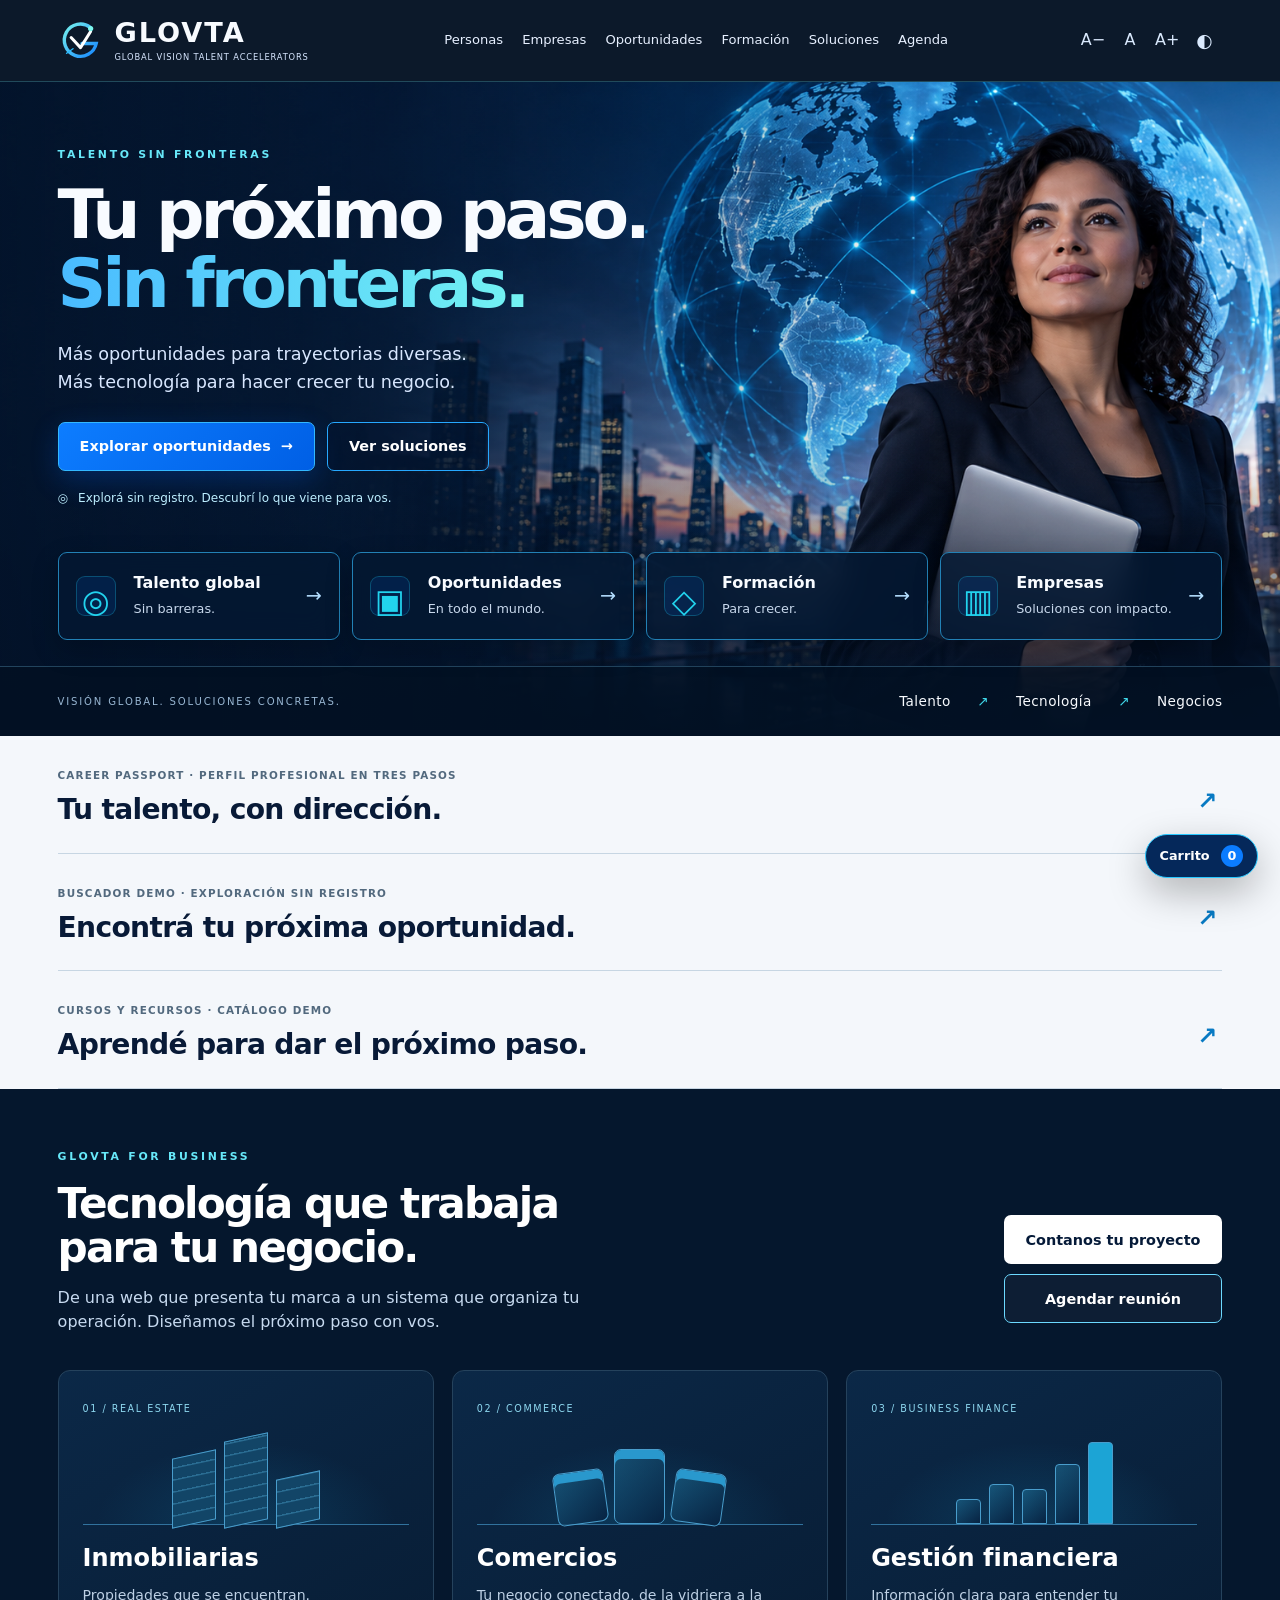
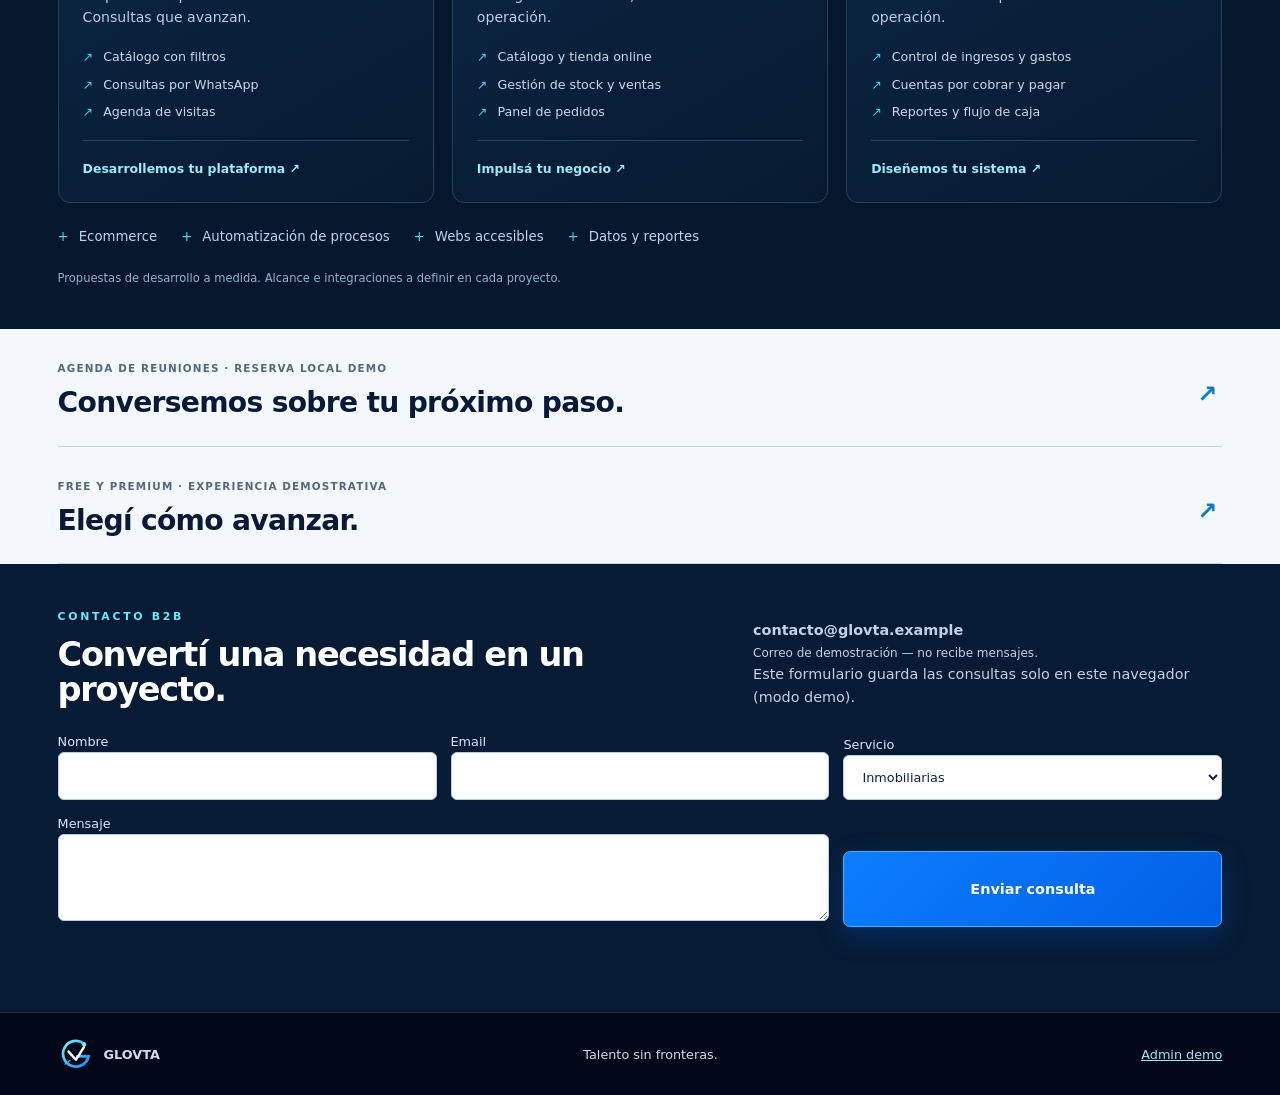
<file: index.html>
<!doctype html>
<html lang="es">
<head>
  <meta charset="utf-8">
  <meta name="viewport" content="width=device-width,initial-scale=1">
  <meta name="theme-color" content="#031229">
  <meta name="description" content="GLOVTA — Global Vision Talent Accelerators. Hub inclusivo de empleabilidad, formación y soluciones tecnológicas.">
  <title>GLOVTA — Global Vision Talent Accelerators</title>
  <link rel="manifest" href="manifest.webmanifest">
  <link rel="icon" href="assets/favicon.svg" type="image/svg+xml">
  <link rel="stylesheet" href="styles.css">
</head>
<body>
  <a class="skip-link" href="#main">Saltar al contenido principal</a>

  <header class="site-header">
    <a class="brand" href="#inicio" aria-label="GLOVTA, inicio">
      <img src="assets/logo.svg" alt="" width="52" height="52">
      <span class="brand-copy">
        <strong>GLOVTA</strong>
        <small>Global Vision Talent Accelerators</small>
      </span>
    </a>

    <button class="mobile-menu" id="mobileMenu" aria-expanded="false" aria-controls="mainNav">Menú</button>

    <nav class="main-nav" id="mainNav" aria-label="Navegación principal">
      <a href="#personas">Personas</a>
      <a href="#empresas">Empresas</a>
      <a href="#oportunidades">Oportunidades</a>
      <a href="#formacion">Formación</a>
      <a href="#soluciones">Soluciones</a>
      <a href="#agenda">Agenda</a>
    </nav>

    <div class="header-tools" aria-label="Herramientas de accesibilidad">
      <button type="button" class="tool-btn" id="fontDown" aria-label="Reducir tamaño de texto">A−</button>
      <button type="button" class="tool-btn" id="fontReset" aria-label="Restablecer tamaño de texto">A</button>
      <button type="button" class="tool-btn" id="fontUp" aria-label="Aumentar tamaño de texto">A+</button>
      <button type="button" class="tool-btn contrast-btn" id="contrastToggle" aria-pressed="false">◐ <span class="sr-only">Alternar alto contraste</span></button>
      <a class="header-cta" href="#oportunidades">Explorar oportunidades <span aria-hidden="true">→</span></a>
    </div>
  </header>

  <main id="main">
    <section class="hero" id="inicio">
      <div class="hero-inner">
        <div class="hero-copy">
          <p class="eyebrow">TALENTO SIN FRONTERAS</p>
          <h1>Tu próximo paso.<br><span>Sin fronteras.</span></h1>
          <p class="hero-lead">Más oportunidades para trayectorias diversas. Más tecnología para hacer crecer tu negocio.</p>

          <div class="hero-actions">
            <a class="btn btn-primary" href="#oportunidades">Explorar oportunidades <span aria-hidden="true">→</span></a>
            <a class="btn btn-outline" href="#soluciones">Ver soluciones</a>
          </div>

          <p class="no-register"><span aria-hidden="true">◎</span> Explorá sin registro. Descubrí lo que viene para vos.</p>

          </div>

      </div>

      <div class="pillar-row">
        <a href="#personas" class="pillar"><span class="pillar-icon">◎</span><div><b>Talento global</b><small>Sin barreras.</small></div><i>→</i></a>
        <a href="#oportunidades" class="pillar"><span class="pillar-icon">▣</span><div><b>Oportunidades</b><small>En todo el mundo.</small></div><i>→</i></a>
        <a href="#formacion" class="pillar"><span class="pillar-icon">◇</span><div><b>Formación</b><small>Para crecer.</small></div><i>→</i></a>
        <a href="#empresas" class="pillar"><span class="pillar-icon">▥</span><div><b>Empresas</b><small>Soluciones con impacto.</small></div><i>→</i></a>
      </div>

      <div class="brand-principles"><span>VISIÓN GLOBAL. SOLUCIONES CONCRETAS.</span><p>Talento <i>↗</i> Tecnología <i>↗</i> Negocios</p></div>
    </section>

    <section class="section section-light" id="personas"><details class="section-disclosure"><summary><span>Career Passport · Perfil profesional en tres pasos</span><h2>Tu talento, con dirección.</h2><b aria-hidden="true">↗</b></summary><div class="disclosure-content">
      <div class="section-head">
        <div>
          <p class="eyebrow dark">PARA PERSONAS</p>
          <h2>Tu perfil. Tus brechas. Tu próximo paso.</h2>
        </div>
        <p>GLOVTA organiza la experiencia en un recorrido corto y comprensible, sin obligarte a recorrer múltiples herramientas para entender dónde estás y qué conviene mejorar.</p>
      </div>

      <div class="journey">
        <button class="journey-card is-active" type="button" data-open="passportDialog">
          <span>01</span><b>Career Passport</b><small>Perfil profesional en 3 pasos</small>
        </button>
        <article class="journey-card"><span>02</span><b>Career Score</b><small>Fortalezas y áreas de mejora</small></article>
        <article class="journey-card"><span>03</span><b>Matching</b><small>Coincidencias explicadas</small></article>
        <article class="journey-card"><span>04</span><b>Learning Path</b><small>Ruta de aprendizaje</small></article>
      </div>

      <div class="score-panel">
        <div class="score-ring" aria-label="Career Score de ejemplo 78 sobre 100"><strong>78</strong><span>/100</span></div>
        <div>
          <p class="mini-label">EJEMPLO DE RESULTADO</p>
          <h3>Tenés una base sólida para roles de análisis.</h3>
          <p>El sistema explica por qué recomienda una oportunidad y qué habilidad conviene desarrollar antes de postular.</p>
          <div class="skill-tags"><span>Excel</span><span>UAT</span><span>SQL</span><span>Inglés</span></div>
        </div>
      </div>
    </div></details></section>

    <section class="section section-dark" id="oportunidades"><details class="section-disclosure"><summary><span>Buscador demo · Exploración sin registro</span><h2>Encontrá tu próxima oportunidad.</h2><b aria-hidden="true">↗</b></summary><div class="disclosure-content">
      <div class="section-head dark-head">
        <div><p class="eyebrow">OPORTUNIDADES</p><h2>Buscá una vez. Elegí dónde continuar.</h2></div>
        <p>Las fuentes externas se muestran con transparencia. Cuando una API no está disponible, GLOVTA redirige al portal oficial en lugar de simular una integración.</p>
      </div>

      <form class="job-search" id="jobSearchForm">
        <label for="jobQuery">Puesto, habilidad o palabra clave</label>
        <div class="job-search-row">
          <input id="jobQuery" name="q" placeholder="Ej. Business Analyst" autocomplete="off">
          <button class="btn btn-primary" type="submit">Buscar</button>
        </div>
        <p id="searchStatus" class="status" aria-live="polite">Modo demo activo.</p>
      </form>

      <div class="opportunity-grid" id="opportunityGrid"></div>

      <div class="external-source-row" aria-label="Portales externos">
        <a href="https://www.linkedin.com/jobs/" target="_blank" rel="noopener">LinkedIn ↗</a>
        <a href="https://www.zonajobs.com.ar/" target="_blank" rel="noopener">ZonaJobs ↗</a>
        <a href="https://www.bumeran.com.ar/" target="_blank" rel="noopener">Bumeran ↗</a>
        <a href="https://ar.computrabajo.com/" target="_blank" rel="noopener">Computrabajo ↗</a>
        <a href="https://ar.indeed.com/" target="_blank" rel="noopener">Indeed ↗</a>
        <a href="https://www.workana.com/" target="_blank" rel="noopener">Workana ↗</a>
        <a href="https://www.freelancer.com/" target="_blank" rel="noopener">Freelancer ↗</a>
        <a href="https://remotive.com/remote-jobs" target="_blank" rel="noopener">Remotive ↗</a>
      </div>
    </div></details></section>

    <section class="section section-light" id="formacion"><details class="section-disclosure"><summary><span>Cursos y recursos · Catálogo demo</span><h2>Aprendé para dar el próximo paso.</h2><b aria-hidden="true">↗</b></summary><div class="disclosure-content">
      <div class="section-head">
        <div><p class="eyebrow dark">FORMACIÓN</p><h2>Aprendizaje conectado con una necesidad concreta.</h2></div>
        <p>Los productos propios de GLOVTA se distinguen de los recursos externos. No presentamos a Google o Coursera como socios ni revendemos sus cursos.</p>
      </div>

      <div class="course-layout">
        <div class="course-grid" id="courseGrid"></div>
        <aside class="learning-aside">
          <p class="mini-label">RECURSOS EXTERNOS</p>
          <h3>Explorá también otras plataformas.</h3>
          <a href="https://grow.google/intl/es/google-career-certificates/" target="_blank" rel="noopener">Google Career Certificates ↗</a>
          <a href="https://www.coursera.org/" target="_blank" rel="noopener">Coursera ↗</a>
          <p class="legal-note">Enlaces externos de referencia. No implican asociación comercial con GLOVTA.</p>
        </aside>
      </div>
    </div></details></section>

    <section class="section section-business" id="empresas">
      <div class="business-copy">
        <p class="eyebrow">GLOVTA FOR BUSINESS</p>
        <h2>Tecnología que trabaja<br>para tu negocio.</h2>
        <p>De una web que presenta tu marca a un sistema que organiza tu operación. Diseñamos el próximo paso con vos.</p>
        <div class="hero-actions business-actions"><a href="#contacto" class="btn btn-light">Contanos tu proyecto</a><a href="#agenda" class="btn btn-outline">Agendar reunión</a></div>
      </div>

      <div class="business-cards" id="soluciones">
        <a class="industry-card" href="#contacto" data-service="Inmobiliarias"><span class="industry-number">01 / REAL ESTATE</span><div class="industry-art property-art" aria-hidden="true"><i></i><i></i><i></i></div><h3>Inmobiliarias</h3><p>Propiedades que se encuentran. Consultas que avanzan.</p><ul><li>Catálogo con filtros</li><li>Consultas por WhatsApp</li><li>Agenda de visitas</li></ul><b>Desarrollemos tu plataforma ↗</b></a>
        <a class="industry-card" href="#contacto" data-service="Comercios"><span class="industry-number">02 / COMMERCE</span><div class="industry-art commerce-art" aria-hidden="true"><i></i><i></i><i></i></div><h3>Comercios</h3><p>Tu negocio conectado, de la vidriera a la operación.</p><ul><li>Catálogo y tienda online</li><li>Gestión de stock y ventas</li><li>Panel de pedidos</li></ul><b>Impulsá tu negocio ↗</b></a>
        <a class="industry-card" href="#contacto" data-service="Gestión financiera"><span class="industry-number">03 / BUSINESS FINANCE</span><div class="industry-art finance-art" aria-hidden="true"><i></i><i></i><i></i><i></i><i></i></div><h3>Gestión financiera</h3><p>Información clara para entender tu operación.</p><ul><li>Control de ingresos y gastos</li><li>Cuentas por cobrar y pagar</li><li>Reportes y flujo de caja</li></ul><b>Diseñemos tu sistema ↗</b></a>
      </div>
      <div class="capabilities" aria-label="Otras soluciones"><span>Ecommerce</span><span>Automatización de procesos</span><span>Webs accesibles</span><span>Datos y reportes</span></div><p class="offer-note">Propuestas de desarrollo a medida. Alcance e integraciones a definir en cada proyecto.</p>
    </section>


    <section class="section section-agenda" id="agenda"><details class="section-disclosure"><summary><span>Agenda de reuniones · Reserva local demo</span><h2>Conversemos sobre tu próximo paso.</h2><b aria-hidden="true">↗</b></summary><div class="disclosure-content">
      <div class="section-head">
        <div>
          <p class="eyebrow dark">AGENDA GLOVTA</p>
          <h2>Convertí una consulta en una reunión.</h2>
        </div>
        <p>Personas y empresas pueden reservar una sesión. En este ZIP la reserva funciona en modo demo local; la integración real con Google Calendar y Google Meet queda preparada para el backend.</p>
      </div>

      <div class="agenda-layout">
        <div class="calendar-panel">
          <div class="calendar-toolbar">
            <button class="tool-btn agenda-tool" id="prevMonth" type="button" aria-label="Mes anterior">←</button>
            <h3 id="calendarTitle">Calendario</h3>
            <button class="tool-btn agenda-tool" id="nextMonth" type="button" aria-label="Mes siguiente">→</button>
          </div>
          <div class="calendar-weekdays" aria-hidden="true">
            <span>Lun</span><span>Mar</span><span>Mié</span><span>Jue</span><span>Vie</span><span>Sáb</span><span>Dom</span>
          </div>
          <div id="calendarGrid" class="calendar-grid" role="grid" aria-label="Calendario de reservas"></div>
          <p class="calendar-help">Elegí una fecha futura y luego un horario disponible.</p>
        </div>

        <form class="appointment-form" id="appointmentForm">
          <p class="mini-label">RESERVAR SESIÓN</p>
          <h3>Agendá una reunión con GLOVTA</h3>

          <label>Tipo de reunión
            <select name="type" required>
              <option value="Consulta B2B">Consulta B2B</option>
              <option value="Orientación laboral">Orientación laboral</option>
              <option value="Revisión de CV">Revisión de CV</option>
              <option value="Preparación de entrevista">Preparación de entrevista</option>
            </select>
          </label>

          <label>Fecha seleccionada
            <input id="appointmentDate" name="date" readonly required placeholder="Elegí una fecha en el calendario">
          </label>

          <label>Horario
            <select id="appointmentTime" name="time" required>
              <option value="">Elegí un horario</option>
              <option>10:00</option>
              <option>11:30</option>
              <option>15:00</option>
              <option>16:30</option>
              <option>18:00</option>
            </select>
          </label>

          <label>Nombre
            <input name="name" required>
          </label>

          <label>Email
            <input type="email" name="email" required>
          </label>

          <label>Modalidad
            <select name="mode">
              <option value="Google Meet">Google Meet</option>
              <option value="A coordinar">A coordinar</option>
            </select>
          </label>

          <button class="btn btn-primary" type="submit">Reservar reunión</button>
          <p id="appointmentStatus" class="status dark-status" aria-live="polite"></p>
          <p class="legal-note">Demo local: la reserva se guarda en este navegador. El enlace de Google Meet no se inventa; en producción se crea mediante Google Calendar desde el backend autorizado.</p>
        </form>
      </div>
    </div></details></section>

    <section class="section section-light" id="planes"><details class="section-disclosure"><summary><span>Free y Premium · Experiencia demostrativa</span><h2>Elegí cómo avanzar.</h2><b aria-hidden="true">↗</b></summary><div class="disclosure-content">
      <div class="section-head">
        <div><p class="eyebrow dark">FREE + PREMIUM</p><h2>Gratis para explorar. Premium cuando aporta valor real.</h2></div>
        <p>El acceso a oportunidades no queda bloqueado detrás de una suscripción. Premium suma herramientas de personalización y acompañamiento.</p>
      </div>
      <div class="plans">
        <article class="plan-card">
          <p class="mini-label">GLOVTA FREE</p>
          <h3>$0</h3>
          <ul><li>Explorar oportunidades</li><li>Career Passport básico</li><li>Career Score</li><li>Recursos iniciales</li></ul>
          <a class="btn btn-outline-dark" href="#oportunidades">Empezar</a>
        </article>
        <article class="plan-card premium">
          <p class="mini-label">GLOVTA PREMIUM</p>
          <h3>Precio a validar</h3>
          <ul><li>Glovta AI con límites de uso</li><li>Matching avanzado</li><li>Preparación de entrevistas</li><li>Learning Path personalizado</li></ul>
          <button class="btn btn-primary" id="premiumDemo" type="button">Ver experiencia Premium</button>
        </article>
      </div>
    </div></details></section>

    <section class="section section-dark compact" id="contacto">
      <div class="section-head dark-head">
        <div><p class="eyebrow">CONTACTO B2B</p><h2>Convertí una necesidad en un proyecto.</h2></div>
        <p><strong>contacto@glovta.example</strong><br><small>Correo de demostración — no recibe mensajes.</small><br>Este formulario guarda las consultas solo en este navegador (modo demo).</p>
      </div>
      <form class="contact-form" id="contactForm">
        <label>Nombre<input name="name" required></label>
        <label>Email<input name="email" type="email" required></label>
        <label>Servicio<select name="service"><option>Inmobiliarias</option><option>Comercios</option><option>Gestión financiera</option><option>Web & Ecommerce</option><option>Ecommerce</option><option>Automatización de procesos</option><option>Software</option><option>Automatización & IA</option><option>Datos & Cloud</option><option>Accesibilidad</option></select></label>
        <label class="wide">Mensaje<textarea name="message" rows="3" required></textarea></label>
        <button class="btn btn-primary" type="submit">Enviar consulta</button>
        <p id="contactStatus" class="status" aria-live="polite"></p>
      </form>
    </section>
  </main>

  <button class="cart-fab" id="openCart" type="button" aria-label="Abrir carrito">Carrito <span id="cartCount">0</span></button>

  <aside class="cart" id="cart" aria-hidden="true" aria-label="Carrito de productos GLOVTA">
    <div class="cart-head"><strong>Carrito GLOVTA</strong><button class="tool-btn" id="closeCart" type="button" aria-label="Cerrar carrito">×</button></div>
    <div id="cartItems"></div>
    <div class="cart-total"><span>Total demo</span><strong id="cartTotal">$0</strong></div>
    <button class="btn btn-primary" id="checkoutDemo" type="button">Continuar</button>
    <p class="legal-note">Checkout de demostración. No procesa pagos reales.</p>
  </aside>

  <dialog id="passportDialog">
    <form method="dialog" class="dialog-card" id="passportForm">
      <button class="dialog-close" id="closePassport" type="button" aria-label="Cerrar Career Passport">×</button>
      <p class="eyebrow dark">CAREER PASSPORT</p>
      <h2>Creá tu perfil en 3 pasos.</h2>
      <div class="step-indicator" aria-label="Paso actual"><span class="on">1</span><span>2</span><span>3</span></div>

      <div class="passport-step" data-step="1">
        <label>Objetivo profesional<input name="goal" required placeholder="Ej. Business Analyst"></label>
        <label>País<input name="country" value="Argentina"></label>
      </div>
      <div class="passport-step" data-step="2" hidden>
        <label>Habilidades principales<input name="skills" placeholder="SQL, Excel, UAT"></label>
        <label>Idiomas<input name="languages" placeholder="Español, Inglés B2"></label>
      </div>
      <div class="passport-step" data-step="3" hidden>
        <label>Experiencia / formación<textarea name="experience" rows="4" placeholder="Resumen breve"></textarea></label>
        <p class="legal-note">Este demo se guarda solo en tu navegador.</p>
      </div>

      <div class="dialog-actions">
        <button class="btn btn-outline-dark" type="button" id="prevStep">Atrás</button>
        <button class="btn btn-primary" type="button" id="nextStep">Siguiente</button>
        <button class="btn btn-primary" type="submit" id="savePassport" hidden>Guardar demo</button>
      </div>
      <p id="passportStatus" class="status" aria-live="polite"></p>
    </form>
  </dialog>

  <dialog id="premiumDialog">
    <form method="dialog" class="dialog-card">
      <button class="dialog-close" value="cancel" aria-label="Cerrar">×</button>
      <p class="eyebrow dark">PREMIUM</p>
      <h2>Una capa de acompañamiento, no una barrera de entrada.</h2>
      <p>En la versión comercial, Premium puede sumar IA bajo demanda, matching enriquecido, preparación de entrevistas y seguimiento.</p>
      <button class="btn btn-primary" value="default">Entendido</button>
    </form>
  </dialog>

  <footer>
    <div><img src="assets/logo.svg" alt="" width="36" height="36"><strong>GLOVTA</strong><span>Global Vision Talent Accelerators</span></div>
    <p>Talento sin fronteras.</p>
    <a href="admin.html">Admin demo</a>
  </footer>

  <script src="app.js" defer></script>
</body>
</html>
</file>
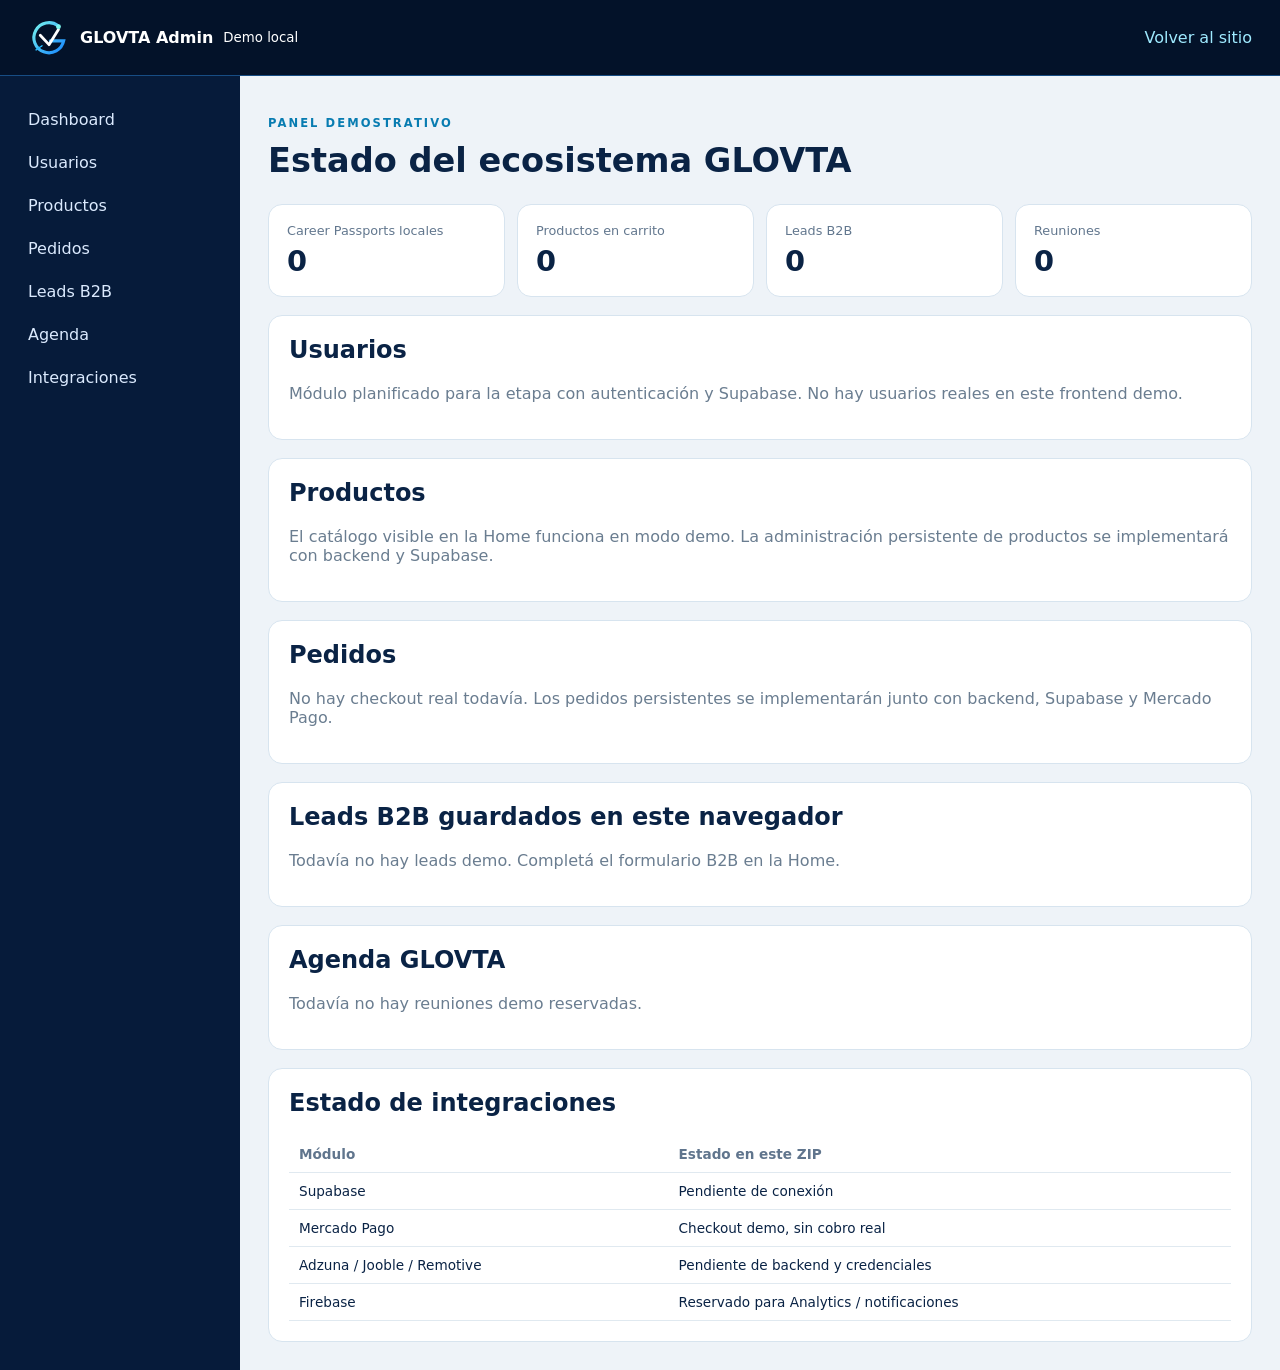
<file: admin.html>
<!doctype html>
<html lang="es">
<head>
  <meta charset="utf-8">
  <meta name="viewport" content="width=device-width,initial-scale=1">
  <title>GLOVTA Admin — Demo</title>
  <link rel="icon" href="assets/favicon.svg" type="image/svg+xml">
  <style>
    *{box-sizing:border-box}body{margin:0;font-family:Inter,system-ui,sans-serif;background:#eef3f8;color:#0a2345}
    header{height:76px;background:#031229;color:#fff;display:flex;align-items:center;justify-content:space-between;padding:0 28px;border-bottom:1px solid #174d84}
    header div{display:flex;align-items:center;gap:10px}header img{width:42px}header a{color:#9feaff;text-decoration:none}
    main{display:grid;grid-template-columns:240px 1fr;min-height:calc(100vh - 76px)}
    nav{background:#061b3a;color:#dbeafe;padding:24px 16px}nav a{display:block;padding:10px 12px;border-radius:9px;color:inherit;text-decoration:none;margin-bottom:4px}nav a:hover{background:#0a2d5d}
    .content{padding:28px}.kicker{font-size:.72rem;letter-spacing:.18em;color:#087cb1;font-weight:900}.content h1{margin:6px 0 24px;font-size:2.1rem}
    .metrics{display:grid;grid-template-columns:repeat(4,1fr);gap:12px}.metric{background:#fff;border:1px solid #d7e4ef;border-radius:14px;padding:18px}.metric span{display:block;color:#62778e;font-size:.8rem}.metric strong{display:block;font-size:1.8rem;margin-top:6px}
    .panel{margin-top:18px;background:#fff;border:1px solid #d7e4ef;border-radius:14px;padding:20px}.panel h2{margin-top:0}.empty{color:#6a7d90}
    table{width:100%;border-collapse:collapse}th,td{text-align:left;padding:10px;border-bottom:1px solid #e0e9f0;font-size:.85rem}th{color:#60758d}
    @media(max-width:850px){main{grid-template-columns:1fr}nav{display:none}.metrics{grid-template-columns:1fr 1fr}}@media(max-width:520px){.metrics{grid-template-columns:1fr}}
  </style>
</head>
<body>
<header>
  <div><img src="assets/logo.svg" alt=""><strong>GLOVTA Admin</strong><small>Demo local</small></div>
  <a href="index.html">Volver al sitio</a>
</header>
<main>
  <nav aria-label="Administración demo">
    <a href="#dashboard">Dashboard</a><a href="#usuarios">Usuarios</a><a href="#productos">Productos</a><a href="#pedidos">Pedidos</a><a href="#leads">Leads B2B</a><a href="#agenda">Agenda</a><a href="#integraciones">Integraciones</a>
  </nav>
  <section class="content" id="dashboard">
    <p class="kicker">PANEL DEMOSTRATIVO</p>
    <h1>Estado del ecosistema GLOVTA</h1>
    <div class="metrics">
      <article class="metric"><span>Career Passports locales</span><strong id="mPassports">0</strong></article>
      <article class="metric"><span>Productos en carrito</span><strong id="mCart">0</strong></article>
      <article class="metric"><span>Leads B2B</span><strong id="mLeads">0</strong></article>
      <article class="metric"><span>Reuniones</span><strong id="mAppointments">0</strong></article>
    </div>
    <div class="panel" id="usuarios">
      <h2>Usuarios</h2>
      <p class="empty">Módulo planificado para la etapa con autenticación y Supabase. No hay usuarios reales en este frontend demo.</p>
    </div>
    <div class="panel" id="productos">
      <h2>Productos</h2>
      <p class="empty">El catálogo visible en la Home funciona en modo demo. La administración persistente de productos se implementará con backend y Supabase.</p>
    </div>
    <div class="panel" id="pedidos">
      <h2>Pedidos</h2>
      <p class="empty">No hay checkout real todavía. Los pedidos persistentes se implementarán junto con backend, Supabase y Mercado Pago.</p>
    </div>
    <div class="panel" id="leads">
      <h2>Leads B2B guardados en este navegador</h2>
      <div id="leadTable"></div>
    </div>
    <div class="panel" id="agenda">
      <h2>Agenda GLOVTA</h2>
      <div id="appointmentTable"></div>
    </div>
    <div class="panel" id="integraciones">
      <h2>Estado de integraciones</h2>
      <table><thead><tr><th>Módulo</th><th>Estado en este ZIP</th></tr></thead><tbody>
        <tr><td>Supabase</td><td>Pendiente de conexión</td></tr>
        <tr><td>Mercado Pago</td><td>Checkout demo, sin cobro real</td></tr>
        <tr><td>Adzuna / Jooble / Remotive</td><td>Pendiente de backend y credenciales</td></tr>
        <tr><td>Firebase</td><td>Reservado para Analytics / notificaciones</td></tr>
      </tbody></table>
    </div>
  </section>
</main>
<script>
  function readJSON(key, fallback) {
    try {
      const raw = localStorage.getItem(key);
      return raw ? JSON.parse(raw) : fallback;
    } catch (error) {
      console.warn(`GLOVTA Admin: no se pudo leer ${key}; se usa un valor seguro.`, error);
      return fallback;
    }
  }
  const leads = readJSON("glovta-leads", []);
  const cart = readJSON("glovta-cart", []);
  const appointments = readJSON("glovta-appointments", []);
  document.getElementById("mPassports").textContent = localStorage.getItem("glovta-passport") ? "1" : "0";
  document.getElementById("mCart").textContent = String(cart.length);
  document.getElementById("mLeads").textContent = String(leads.length);
  document.getElementById("mAppointments").textContent = String(appointments.length);
  const target = document.getElementById("leadTable");
  if (!leads.length) {
    target.innerHTML = '<p class="empty">Todavía no hay leads demo. Completá el formulario B2B en la Home.</p>';
  } else {
    const esc = v => { const d=document.createElement("div"); d.textContent=v||""; return d.innerHTML; };
    target.innerHTML = '<table><thead><tr><th>Nombre</th><th>Email</th><th>Servicio</th><th>Estado</th></tr></thead><tbody>' +
      leads.map(l => '<tr><td>'+esc(l.name)+'</td><td>'+esc(l.email)+'</td><td>'+esc(l.service)+'</td><td>'+esc(l.status)+'</td></tr>').join("") +
      '</tbody></table>';
  }

  const appointmentTarget = document.getElementById("appointmentTable");
  const esc2 = v => { const d=document.createElement("div"); d.textContent=v||""; return d.innerHTML; };
  if (!appointments.length) {
    appointmentTarget.innerHTML = '<p class="empty">Todavía no hay reuniones demo reservadas.</p>';
  } else {
    appointmentTarget.innerHTML = '<table><thead><tr><th>Fecha</th><th>Hora</th><th>Tipo</th><th>Nombre</th><th>Modalidad</th><th>Estado</th></tr></thead><tbody>' +
      appointments.map(a => '<tr><td>'+esc2(a.date)+'</td><td>'+esc2(a.time)+'</td><td>'+esc2(a.type)+'</td><td>'+esc2(a.name)+'</td><td>'+esc2(a.mode)+'</td><td>'+esc2(a.status)+'</td></tr>').join("") +
      '</tbody></table>';
  }
</script>
</body>
</html>
</file>
<file: styles.css>
:root{
  --navy-950:#020817;
  --navy-900:#031229;
  --navy-850:#051a38;
  --navy-800:#08244a;
  --blue:#0a74ff;
  --blue-2:#179cff;
  --cyan:#22d3ee;
  --cyan-2:#67e8f9;
  --ink:#081a37;
  --text:#f8fbff;
  --muted:#cbd5e1;
  --line:rgba(125,211,252,.28);
  --line-strong:rgba(34,211,238,.65);
  --white:#ffffff;
  --surface:#f7f9fc;
  --shadow:0 18px 50px rgba(1,9,25,.26);
  --radius:18px;
  --font-scale:1;
}

*{box-sizing:border-box}
html{scroll-behavior:smooth;font-size:calc(16px * var(--font-scale))}
body{
  margin:0;
  font-family:Inter,ui-sans-serif,system-ui,-apple-system,BlinkMacSystemFont,"Segoe UI",sans-serif;
  background:var(--surface);
  color:var(--ink);
  line-height:1.55;
}
body.high-contrast{
  --navy-950:#000;
  --navy-900:#000;
  --navy-850:#050505;
  --navy-800:#0b0b0b;
  --blue:#00a8ff;
  --blue-2:#00baff;
  --cyan:#00ffff;
  --cyan-2:#fff;
  --muted:#fff;
  --line:rgba(255,255,255,.65);
  --line-strong:#fff;
  --surface:#fff;
}
a{color:inherit}
button,input,select,textarea{font:inherit}
button,a{touch-action:manipulation}
img{max-width:100%}
[hidden]{display:none!important}
.sr-only{position:absolute!important;width:1px;height:1px;padding:0;margin:-1px;overflow:hidden;clip:rect(0,0,0,0);white-space:nowrap;border:0}
.skip-link{position:fixed;top:10px;left:10px;z-index:1000;background:#fff;color:#001b44;padding:10px 14px;border-radius:10px;transform:translateY(-160%);transition:.2s}
.skip-link:focus{transform:none}
:focus-visible{outline:3px solid var(--cyan-2);outline-offset:3px}

.site-header{
  position:sticky;top:0;z-index:100;
  min-height:86px;
  display:grid;
  grid-template-columns:minmax(290px,1fr) auto minmax(350px,1fr);
  align-items:center;
  gap:26px;
  padding:14px 4.2%;
  background:rgba(2,8,23,.94);
  color:var(--text);
  border-bottom:1px solid rgba(103,232,249,.24);
  backdrop-filter:blur(18px);
}
.brand{display:flex;align-items:center;gap:12px;text-decoration:none;min-width:260px}
.brand img{filter:drop-shadow(0 0 18px rgba(23,156,255,.55))}
.brand-copy{display:flex;flex-direction:column;line-height:1.05}
.brand-copy strong{font-size:1.65rem;letter-spacing:.015em}
.brand-copy small{margin-top:5px;font-size:.7rem;text-transform:uppercase;letter-spacing:.08em;color:#d8e7ff}
.main-nav{display:flex;align-items:center;gap:28px;font-size:.92rem}
.main-nav a{text-decoration:none;color:#e7f0ff;position:relative}
.main-nav a::after{content:"";position:absolute;left:0;right:100%;bottom:-8px;height:2px;background:var(--cyan);transition:.2s}
.main-nav a:hover::after,.main-nav a:focus-visible::after{right:0}
.header-tools{justify-self:end;display:flex;align-items:center;gap:8px}
.tool-btn{
  border:0;background:transparent;color:#dbeafe;min-width:32px;height:36px;border-radius:8px;cursor:pointer
}
.tool-btn:hover{background:rgba(255,255,255,.08)}
.contrast-btn{font-size:1.18rem}
.header-cta{
  margin-left:8px;
  text-decoration:none;
  padding:13px 18px;
  border-radius:10px;
  background:linear-gradient(135deg,var(--blue),#0062dd);
  border:1px solid #39baff;
  box-shadow:0 0 24px rgba(10,116,255,.28);
  font-weight:700;
  white-space:nowrap;
}
.mobile-menu{display:none}

.hero{
  position:relative;
  overflow:hidden;
  color:var(--text);
  background:
    linear-gradient(90deg,rgba(2,8,23,.99) 0%,rgba(3,18,41,.96) 43%,rgba(3,18,41,.68) 64%,rgba(3,18,41,.88) 100%),
    radial-gradient(circle at 79% 42%,rgba(10,116,255,.35),transparent 26%),
    linear-gradient(135deg,#031229,#061e42 60%,#031229);
}
.hero::after{
  content:"";
  position:absolute;left:0;right:0;bottom:0;height:130px;pointer-events:none;
  background:
    radial-gradient(ellipse at 50% 120%,rgba(10,116,255,.36),transparent 58%),
    repeating-linear-gradient(90deg,rgba(10,116,255,.07) 0 1px,transparent 1px 56px),
    linear-gradient(180deg,transparent,rgba(0,21,55,.76));
}
.hero-glow{position:absolute;border-radius:50%;filter:blur(2px);opacity:.6}
.hero-glow-one{width:420px;height:420px;right:10%;top:8%;background:radial-gradient(circle,rgba(0,181,255,.28),transparent 65%)}
.hero-glow-two{width:500px;height:250px;left:13%;bottom:5%;background:radial-gradient(circle,rgba(0,94,255,.13),transparent 70%)}

.hero-inner{
  width:min(1500px,92%);
  margin:auto;
  min-height:610px;
  display:grid;
  grid-template-columns:1.05fr .95fr;
  align-items:center;
  gap:20px;
  padding:54px 0 28px;
  position:relative;
  z-index:2;
}
.hero-copy{max-width:760px}
.eyebrow{
  margin:0 0 16px;
  color:var(--cyan-2);
  font-size:.78rem;
  letter-spacing:.26em;
  font-weight:800;
}
.eyebrow.dark{color:#0074ad}
.hero h1{
  margin:0;
  font-size:clamp(3rem,5.15vw,5.2rem);
  line-height:.98;
  letter-spacing:-.048em;
  font-weight:800;
  max-width:900px;
}
.hero h1 span{
  display:inline-block;
  margin-top:10px;
  background:linear-gradient(90deg,#11a6ff,#28e4ef);
  -webkit-background-clip:text;background-clip:text;color:transparent;
}
.hero-lead{max-width:660px;margin:24px 0 0;font-size:1.25rem;color:#d8e7ff}
.hero-actions{display:flex;gap:16px;margin-top:28px;flex-wrap:wrap}
.btn{
  display:inline-flex;align-items:center;justify-content:center;gap:10px;
  min-height:52px;padding:0 24px;border-radius:10px;
  border:1px solid transparent;text-decoration:none;font-weight:750;cursor:pointer;
  transition:transform .18s ease,box-shadow .18s ease,background .18s ease;
}
.btn:hover{transform:translateY(-1px)}
.btn-primary{background:linear-gradient(135deg,#0d7dff,#005fe5);color:#fff;border-color:#33b8ff;box-shadow:0 9px 28px rgba(0,102,255,.24)}
.btn-outline{background:rgba(0,16,42,.34);color:#fff;border-color:#26a8ff;min-width:220px}
.btn-light{background:#fff;color:#051a38}
.btn-outline-dark{background:#fff;color:#061a38;border-color:#7ba9d0}
.no-register{display:flex;align-items:center;gap:10px;color:#bdeeff;margin:12px 0 0;font-size:.9rem}
.proof-points{display:flex;gap:26px;margin-top:40px;flex-wrap:wrap}
.proof-points div{display:flex;flex-direction:column;min-width:140px}
.proof-points strong{font-size:.92rem}
.proof-points span{font-size:.78rem;color:#bed1e8;margin-top:2px}

.hero-visual{position:relative;height:520px}
.city-lines{
  position:absolute;inset:10% -18% 0 0;
  opacity:.5;
  background:
    linear-gradient(90deg,transparent 0 7%,rgba(255,255,255,.045) 7% 8%,transparent 8% 14%,rgba(255,255,255,.06) 14% 16%,transparent 16% 22%,rgba(255,255,255,.035) 22% 24%,transparent 24% 31%,rgba(255,255,255,.055) 31% 32%,transparent 32% 39%,rgba(255,255,255,.04) 39% 41%,transparent 41%),
    linear-gradient(180deg,transparent 0 50%,rgba(5,15,35,.58) 50% 100%);
  filter:blur(.2px);
}
.globe{
  position:absolute;
  width:455px;height:455px;
  right:6%;top:2%;
  border-radius:50%;
  border:1px solid rgba(110,211,255,.65);
  background:
    radial-gradient(circle at 35% 30%,rgba(94,204,255,.23),transparent 32%),
    radial-gradient(circle at 70% 55%,rgba(0,79,255,.30),transparent 50%),
    radial-gradient(circle at 45% 50%,#083475 0%,#041b42 54%,#020a18 76%);
  box-shadow:inset 0 0 80px rgba(0,126,255,.32),0 0 75px rgba(0,145,255,.22);
}
.globe::before{
  content:"";
  position:absolute;inset:11%;
  border-radius:50%;
  opacity:.68;
  background:
    radial-gradient(circle at 60% 30%,#79e9ff 0 2px,transparent 3px),
    radial-gradient(circle at 33% 58%,#0fe8ff 0 2px,transparent 3px),
    radial-gradient(circle at 72% 66%,#66d9ff 0 2px,transparent 3px),
    radial-gradient(circle at 49% 40%,#fff 0 1px,transparent 2px),
    repeating-radial-gradient(circle at 50% 50%,transparent 0 28px,rgba(90,204,255,.07) 29px 30px);
}
.lat,.lon,.orbit{position:absolute;inset:7%;border:1px solid rgba(100,213,255,.29);border-radius:50%}
.lat-1{transform:scaleY(.28)}
.lat-2{transform:scaleY(.55)}
.lat-3{transform:scaleY(.78)}
.lon-1{transform:scaleX(.34)}
.lon-2{transform:scaleX(.58)}
.lon-3{transform:scaleX(.8)}
.orbit-1{inset:-4% -18%;transform:rotate(18deg) scaleY(.65);border-color:rgba(28,189,255,.35)}
.orbit-2{inset:6% -26%;transform:rotate(-16deg) scaleY(.48);border-color:rgba(28,189,255,.25)}
.node{position:absolute;width:8px;height:8px;border-radius:50%;background:#c7f8ff;box-shadow:0 0 12px #0ff}
.n1{left:8%;top:42%}.n2{left:36%;top:8%}.n3{right:5%;top:38%}.n4{left:50%;bottom:8%}.n5{right:28%;bottom:22%}

.profile-cluster{position:absolute;left:1%;bottom:5%;display:grid;gap:9px;width:260px}
.profile{
  display:flex;align-items:center;gap:10px;
  padding:9px 12px;
  border:1px solid rgba(97,214,255,.35);
  background:rgba(2,18,42,.73);
  border-radius:12px;
  box-shadow:0 12px 30px rgba(0,0,0,.22);
  backdrop-filter:blur(10px);
}
.profile>span{
  width:39px;height:39px;border-radius:50%;display:grid;place-items:center;
  background:linear-gradient(135deg,#0c7fff,#24d9ef);
  font-weight:900;font-size:.78rem
}
.profile div{display:flex;flex-direction:column}
.profile b{font-size:.84rem}.profile small{color:#b8d3ed}
.profile-b{margin-left:26px}.profile-c{margin-left:52px}

.hero-side-copy{
  position:absolute;right:-5%;top:11%;display:flex;flex-direction:column;gap:17px;
  color:#d2e7ff;font-size:.73rem;letter-spacing:.12em;transform:rotate(-4deg)
}

.pillar-row{
  position:relative;z-index:4;
  width:min(1500px,92%);margin:0 auto 18px;
  display:grid;grid-template-columns:repeat(4,1fr);gap:14px;
}
.pillar{
  display:grid;grid-template-columns:62px 1fr auto;gap:14px;align-items:center;
  min-height:108px;padding:17px 18px;text-decoration:none;
  background:linear-gradient(135deg,rgba(6,34,72,.93),rgba(3,18,41,.91));
  border:1px solid rgba(48,194,255,.65);
  border-radius:14px;
  box-shadow:0 10px 28px rgba(0,0,0,.2);
}
.pillar-icon{
  width:54px;height:54px;border-radius:14px;display:grid;place-items:center;
  color:var(--cyan);border:1px solid rgba(32,211,238,.26);font-size:1.55rem;background:rgba(0,109,255,.12)
}
.pillar b{display:block;font-size:1.05rem}.pillar small{color:#c8d8ec}.pillar i{font-style:normal;font-size:1.6rem;color:#b4dfff}

.demo-strip{position:relative;z-index:4;padding:18px 4.2% 28px;border-top:1px solid rgba(52,169,255,.14);background:rgba(2,11,27,.55)}
.demo-label{font-size:.69rem;letter-spacing:.22em;color:#cfe3fb;margin-bottom:14px}
.demo-label span{opacity:.72}
.demo-logos{display:grid;grid-template-columns:repeat(6,1fr);gap:20px;align-items:center}
.demo-logos span{display:flex;flex-direction:column;border-right:1px solid rgba(169,210,255,.3);padding-right:12px}
.demo-logos span:last-child{border-right:0}
.demo-logos b{font-size:1rem;letter-spacing:.02em}.demo-logos small{margin-top:2px;color:#b8cbe0;font-size:.64rem;text-transform:uppercase;letter-spacing:.12em}

.section{padding:86px 5%}
.section-light{background:#f7f9fc}
.section-dark{background:linear-gradient(135deg,#031229,#071d3d);color:#fff}
.section-business{background:linear-gradient(120deg,#031229 0%,#07326a 100%);color:#fff;display:grid;grid-template-columns:.8fr 1.2fr;gap:60px}
.section.compact{padding-top:62px;padding-bottom:62px}
.section-head{width:min(1400px,100%);margin:0 auto 40px;display:grid;grid-template-columns:1fr .7fr;gap:60px;align-items:end}
.section-head h2,.business-copy h2{font-size:clamp(2.2rem,3.7vw,4rem);line-height:1.04;letter-spacing:-.04em;margin:0}
.section-head>p{margin:0;color:#50647d;font-size:1.03rem}
.dark-head>p{color:#c2d2e6}
.section-head .eyebrow{margin-bottom:12px}
.journey{width:min(1400px,100%);margin:auto;display:grid;grid-template-columns:repeat(4,1fr);gap:14px}
.journey-card{
  min-height:175px;text-align:left;border:1px solid #cfe1f0;background:#fff;border-radius:15px;padding:22px;
  display:flex;flex-direction:column;gap:10px;color:#0a2345
}
button.journey-card{cursor:pointer}
.journey-card.is-active{background:linear-gradient(135deg,#051b3d,#073b76);color:#fff;border-color:#2bc6ff}
.journey-card span{font-size:.75rem;letter-spacing:.18em;color:#1595ce;font-weight:900}
.journey-card b{font-size:1.18rem}.journey-card small{font-size:.9rem;color:#60758d}.journey-card.is-active small{color:#cbe4ff}
.score-panel{
  width:min(1400px,100%);margin:26px auto 0;padding:26px 30px;border-radius:18px;
  background:#fff;border:1px solid #d8e6f2;display:grid;grid-template-columns:170px 1fr;gap:28px;align-items:center
}
.score-ring{width:145px;height:145px;border-radius:50%;display:grid;place-items:center;align-content:center;background:conic-gradient(#1ac9b1 0 78%,#dce8ef 78%);position:relative}
.score-ring::after{content:"";position:absolute;inset:12px;background:#fff;border-radius:50%}
.score-ring strong,.score-ring span{position:relative;z-index:1}.score-ring strong{font-size:2.6rem;line-height:1}.score-ring span{font-size:.8rem}
.mini-label{font-size:.72rem;letter-spacing:.18em;font-weight:900;color:#0d83b6;margin:0 0 7px}
.score-panel h3{font-size:1.6rem;margin:0 0 8px}
.score-panel p{margin:0;color:#51667d}.skill-tags{display:flex;gap:8px;flex-wrap:wrap;margin-top:14px}.skill-tags span{background:#eaf4fb;border:1px solid #d5e8f5;padding:6px 10px;border-radius:999px;font-size:.78rem}

.job-search{width:min(980px,100%);margin:0 auto 30px}
.job-search label{display:block;font-weight:700;margin-bottom:8px;color:#d9eaff}
.job-search-row{display:grid;grid-template-columns:1fr auto;gap:10px}
input,select,textarea{
  width:100%;border:1px solid #b9cde0;border-radius:10px;padding:13px 14px;background:#fff;color:#0a2345
}
.status{min-height:1.4em;font-size:.83rem;color:#a8dfff;margin:8px 0 0}
.opportunity-grid{width:min(1400px,100%);margin:auto;display:grid;grid-template-columns:repeat(3,1fr);gap:14px}
.job-card{border:1px solid rgba(74,174,246,.32);border-radius:15px;padding:20px;background:rgba(4,27,59,.68)}
.job-card-top{display:flex;justify-content:space-between;gap:12px;align-items:flex-start}
.job-card h3{margin:0;font-size:1.08rem}.job-card small{color:#b9cfe6}.match{border:1px solid rgba(61,230,190,.35);color:#71f2cb;padding:6px 9px;border-radius:999px;font-size:.75rem}
.job-card p{color:#cfe0ef;font-size:.9rem}.job-meta{display:flex;gap:8px;flex-wrap:wrap}.job-meta span{font-size:.72rem;border:1px solid rgba(125,211,252,.24);padding:5px 8px;border-radius:7px}
.external-source-row{width:min(1400px,100%);margin:22px auto 0;display:flex;gap:10px;flex-wrap:wrap}.external-source-row a{color:#d7eaff;text-decoration:none;border-bottom:1px solid rgba(125,211,252,.45);padding:5px 2px}

.course-layout{width:min(1400px,100%);margin:auto;display:grid;grid-template-columns:1.55fr .45fr;gap:20px}
.course-grid{display:grid;grid-template-columns:repeat(2,1fr);gap:15px}
.course-card{background:#fff;border:1px solid #d6e5f0;border-radius:16px;padding:20px;display:grid;grid-template-columns:82px 1fr;gap:18px;box-shadow:0 12px 30px rgba(6,31,70,.05)}
.course-art{width:82px;height:82px;border-radius:14px;display:grid;place-items:center;background:linear-gradient(145deg,#05275b,#0b7dff);color:#fff;font-weight:900;font-size:1.3rem}
.course-card h3{margin:0 0 5px}.course-card p{margin:0;color:#596f86;font-size:.9rem}.course-card .price{display:flex;justify-content:space-between;align-items:center;margin-top:16px;gap:12px}.course-card .price strong{font-size:1.13rem}
.learning-aside{background:#eef5fb;border:1px solid #d3e4ef;border-radius:16px;padding:24px;display:flex;flex-direction:column;gap:12px}.learning-aside h3{margin:0}.learning-aside a{color:#085faa;font-weight:700;text-decoration:none}.legal-note{font-size:.75rem;color:#687b90;margin:8px 0 0}

.business-copy{align-self:center;max-width:650px}.business-copy>p:not(.eyebrow){color:#c7daf0;font-size:1.06rem}.business-cards{display:grid;grid-template-columns:repeat(2,1fr);gap:12px}.business-cards article{border:1px solid rgba(68,192,255,.28);background:rgba(3,17,39,.56);border-radius:14px;padding:22px}.business-cards span{color:#60dfff;font-size:.72rem;letter-spacing:.18em}.business-cards h3{margin:8px 0 6px}.business-cards p{margin:0;color:#bdd0e5}.business-cards article:last-child{grid-column:span 2}

.plans{width:min(1100px,100%);margin:auto;display:grid;grid-template-columns:1fr 1fr;gap:18px}.plan-card{background:#fff;border:1px solid #d4e2ed;border-radius:18px;padding:28px}.plan-card.premium{border-color:#0aa9ff;box-shadow:0 18px 40px rgba(6,107,204,.10)}.plan-card h3{font-size:2rem;margin:4px 0 16px}.plan-card ul{padding-left:20px;color:#49627a}.plan-card li{margin:8px 0}

.contact-form{width:min(1400px,100%);margin:auto;display:grid;grid-template-columns:1fr 1fr 1fr auto;gap:12px;align-items:end}.contact-form label{font-size:.8rem;color:#d8e9fa}.contact-form .wide{grid-column:1/4}.contact-form textarea{resize:vertical}.contact-form .status{grid-column:1/-1}

.cart-fab{position:fixed;right:22px;bottom:22px;z-index:120;border:1px solid #29c8ff;background:#05285a;color:#fff;border-radius:999px;padding:13px 18px;font-weight:800;box-shadow:0 14px 38px rgba(0,0,0,.28);cursor:pointer}.cart-fab span{display:inline-grid;place-items:center;min-width:22px;height:22px;background:#0b7cff;border-radius:999px;margin-left:7px}
.cart{position:fixed;right:0;top:0;bottom:0;z-index:200;width:min(420px,100%);padding:24px;background:#f8fbff;color:#0a2345;box-shadow:-20px 0 50px rgba(0,0,0,.25);transform:translateX(105%);transition:.24s ease;overflow:auto}.cart.open{transform:none}.cart-head{display:flex;align-items:center;justify-content:space-between;border-bottom:1px solid #d6e3ed;padding-bottom:14px}.cart-head .tool-btn{color:#0a2345}.cart-item{display:grid;grid-template-columns:1fr auto;gap:12px;padding:15px 0;border-bottom:1px solid #dce7ef}.cart-item small{display:block;color:#60758d}.cart-total{display:flex;justify-content:space-between;margin:22px 0;font-size:1.05rem}

dialog{border:0;border-radius:20px;width:min(620px,calc(100% - 30px));padding:0;box-shadow:0 30px 90px rgba(0,0,0,.38)}dialog::backdrop{background:rgba(1,8,22,.72);backdrop-filter:blur(6px)}.dialog-card{padding:30px;position:relative}.dialog-card h2{margin:0 0 22px;font-size:2rem;line-height:1.05}.dialog-close{position:absolute;right:16px;top:16px;width:38px;height:38px;border:0;background:#eaf2f8;border-radius:50%;cursor:pointer}.dialog-card label{display:block;font-weight:700;margin:14px 0}.dialog-card label input,.dialog-card label textarea{margin-top:6px}.step-indicator{display:flex;gap:10px;margin-bottom:18px}.step-indicator span{width:34px;height:34px;border-radius:50%;display:grid;place-items:center;background:#e7edf4;font-weight:800}.step-indicator .on{background:#0879ff;color:#fff}.dialog-actions{display:flex;justify-content:flex-end;gap:10px;margin-top:20px}

footer{background:#020817;color:#cddbef;padding:24px 4.2%;display:flex;align-items:center;justify-content:space-between;gap:20px;border-top:1px solid rgba(109,204,255,.18)}footer>div{display:flex;align-items:center;gap:10px}footer span{font-size:.72rem;color:#9fb5cb}footer p{margin:0}footer a{color:#9de8ff}

@media(max-width:1180px){
  .agenda-layout{grid-template-columns:1fr}

  .site-header{grid-template-columns:1fr auto}.main-nav{display:none;grid-column:1/-1;padding:14px 0}.main-nav.open{display:flex}.mobile-menu{display:block;justify-self:end;background:transparent;color:#fff;border:1px solid rgba(255,255,255,.2);border-radius:8px;padding:8px 10px}.header-tools{grid-column:1/-1;justify-self:stretch;justify-content:flex-end}.hero-inner{grid-template-columns:1fr}.hero-copy{padding-top:16px}.hero-visual{height:420px}.globe{right:12%;width:390px;height:390px}.hero-side-copy{right:0}.pillar-row{grid-template-columns:repeat(2,1fr)}.demo-logos{grid-template-columns:repeat(3,1fr)}.section-business{grid-template-columns:1fr}.contact-form{grid-template-columns:1fr 1fr}.contact-form .wide{grid-column:1/-1}
}
@media(max-width:760px){
  .calendar-day{min-height:54px;font-size:.86rem}

  .site-header{min-height:72px;padding:10px 4%}.brand img{width:42px;height:42px}.brand-copy strong{font-size:1.35rem}.brand-copy small{font-size:.56rem}.header-tools{overflow:auto;justify-content:flex-start}.header-cta{margin-left:auto}.hero-inner{min-height:auto;padding-top:36px}.hero h1{font-size:clamp(2.65rem,11vw,4.2rem)}.hero-lead{font-size:1.05rem}.proof-points{display:none}.hero-visual{height:330px}.globe{width:300px;height:300px;right:-4%;top:4%}.profile-cluster{left:0;width:220px}.profile-c{display:none}.hero-side-copy{display:none}.pillar-row{grid-template-columns:1fr}.demo-logos{grid-template-columns:repeat(2,1fr)}.section{padding:64px 5%}.section-head{grid-template-columns:1fr;gap:14px}.journey{grid-template-columns:1fr 1fr}.score-panel{grid-template-columns:1fr}.opportunity-grid{grid-template-columns:1fr}.course-layout{grid-template-columns:1fr}.course-grid{grid-template-columns:1fr}.business-cards{grid-template-columns:1fr}.business-cards article:last-child{grid-column:auto}.plans{grid-template-columns:1fr}.contact-form{grid-template-columns:1fr}.contact-form .wide{grid-column:auto}footer{align-items:flex-start;flex-direction:column}
}
@media(max-width:480px){
  .header-tools .tool-btn:nth-of-type(1),.header-tools .tool-btn:nth-of-type(2){display:none}.header-cta{padding:10px 12px;font-size:.78rem}.journey{grid-template-columns:1fr}.hero-visual{height:285px}.globe{width:270px;height:270px}.profile-cluster{transform:scale(.85);transform-origin:left bottom}.demo-logos{grid-template-columns:1fr 1fr}.demo-logos span{border-right:0}.job-search-row{grid-template-columns:1fr}.course-card{grid-template-columns:64px 1fr}.course-art{width:64px;height:64px}
}

@media(prefers-reduced-motion:reduce){
  *,*::before,*::after{scroll-behavior:auto!important;animation-duration:.001ms!important;transition-duration:.001ms!important}
}


/* Agenda */
.section-agenda{background:linear-gradient(180deg,#eef5fb 0%,#f8fbff 100%)}
.agenda-layout{width:min(1400px,100%);margin:auto;display:grid;grid-template-columns:1.1fr .9fr;gap:20px;align-items:start}
.calendar-panel,.appointment-form{background:#fff;border:1px solid #d5e4ef;border-radius:18px;padding:24px;box-shadow:0 14px 36px rgba(5,33,72,.06)}
.calendar-toolbar{display:flex;align-items:center;justify-content:space-between;gap:16px;margin-bottom:18px}
.calendar-toolbar h3{margin:0;font-size:1.25rem}
.agenda-tool{color:#08244a;border:1px solid #c9dae8;background:#f4f8fb}
.calendar-weekdays,.calendar-grid{display:grid;grid-template-columns:repeat(7,1fr);gap:7px}
.calendar-weekdays{margin-bottom:8px;color:#667b91;font-size:.72rem;font-weight:800;text-align:center}
.calendar-day{min-height:64px;border:1px solid #dce8f1;border-radius:10px;background:#fff;color:#0a2345;cursor:pointer;display:flex;align-items:center;justify-content:center;font-weight:750;position:relative}
.calendar-day:hover{border-color:#2eb8ff;background:#f2faff}
.calendar-day.is-other{opacity:.35}
.calendar-day.is-past{opacity:.28;cursor:not-allowed}
.calendar-day.is-selected{background:linear-gradient(135deg,#0d7dff,#0a55c9);color:#fff;border-color:#0d7dff;box-shadow:0 8px 20px rgba(10,116,255,.18)}
.calendar-day.has-booking::after{content:"";width:6px;height:6px;border-radius:50%;background:#22d3ee;position:absolute;bottom:7px}
.calendar-help{font-size:.8rem;color:#667b91;margin:12px 0 0}
.appointment-form{display:flex;flex-direction:column;gap:12px}
.appointment-form h3{margin:0 0 4px;font-size:1.55rem}
.appointment-form label{font-size:.8rem;font-weight:750;color:#425a73}
.appointment-form label input,.appointment-form label select{margin-top:6px}
.dark-status{color:#0b6f99}
.business-actions{margin-top:22px}
.business-actions .btn-outline{border-color:#6cd9ff;background:rgba(255,255,255,.03)}
/* GLOVTA — international editorial direction */
:root{--radius:12px}
html{scroll-padding-top:110px}
body{background:#f4f7fb}
.site-header{min-height:82px;padding:12px 4.5%;grid-template-columns:260px 1fr auto;gap:20px;background:#031022f5}
.brand{min-width:0}.brand-copy strong{font-size:1.7rem;letter-spacing:.07em}.brand-copy small{font-size:.52rem;letter-spacing:.1em}.brand img{width:45px;height:45px;filter:none}
.main-nav{justify-content:center;gap:19px;font-size:.82rem}.header-cta{display:none}.header-tools{gap:1px}.tool-btn{min-width:36px;min-height:40px}
.hero{background:#031229 url('assets/hero-global.png') center top/cover no-repeat;isolation:isolate}
.hero:before{content:'';position:absolute;inset:0;background:linear-gradient(90deg,#021127c9,transparent 75%),linear-gradient(0deg,#031229 0%,transparent 42%);z-index:-1}
.hero:after{display:none}.hero-inner{width:91%;min-height:470px;padding:65px 0 45px;display:block}.hero-copy{max-width:600px;padding:0}
.hero h1{font-size:clamp(3rem,5.3vw,5.4rem);line-height:1.02;font-weight:740;letter-spacing:-.06em}.hero h1 span{margin-top:0;background:linear-gradient(90deg,#49baff,#73f3f3);background-clip:text}
.hero-lead{max-width:430px;font-size:1.1rem;line-height:1.6;margin-top:22px}.eyebrow{font-size:.68rem;letter-spacing:.25em}.hero-actions{margin-top:25px;gap:12px}.btn{border-radius:7px;min-height:49px;padding:0 21px;font-size:.9rem}.btn-outline{min-width:0}.no-register{font-size:.75rem;margin-top:18px}
.pillar-row{width:91%;margin:0 auto;display:grid;grid-template-columns:repeat(4,1fr);gap:12px;position:relative;z-index:2;padding:0}
.pillar{border:1px solid #2281b5;border-radius:9px;background:#041832d9;backdrop-filter:blur(14px);min-height:88px;padding:17px;gap:14px;transition:background .2s}.pillar:hover{background:#0c3458}.pillar-icon{font-size:2rem}.pillar b{font-size:1rem}.pillar small{font-size:.8rem}.pillar i{font-size:1.2rem}
.brand-principles{display:flex;justify-content:space-between;align-items:center;padding:24px 4.5%;margin-top:26px;border-top:1px solid #22445d;background:#021022b3}.brand-principles>span{font-size:.63rem;letter-spacing:.18em;color:#98b6d2}.brand-principles p{margin:0;font-size:.85rem;letter-spacing:.03em}.brand-principles i{font-style:normal;color:#40d9eb;padding:0 22px}
.section{padding:0 4.5%;scroll-margin-top:105px}.section-disclosure{max-width:1400px;margin:auto;border-bottom:1px solid #c7d6e3}.section-disclosure summary{position:relative;cursor:pointer;list-style:none;padding:26px 50px 26px 0}.section-disclosure summary::-webkit-details-marker{display:none}.section-disclosure summary>span{font-size:.65rem;font-weight:650;letter-spacing:.11em;text-transform:uppercase;color:#52697e}.section-disclosure summary h2{font-size:clamp(1.35rem,2.2vw,2rem);margin:6px 0 0;line-height:1.2;letter-spacing:-.025em}.section-disclosure summary>b{position:absolute;right:5px;top:40%;font-size:1.5rem;color:#087ac3}.section-disclosure[open] summary>b{transform:rotate(90deg)}.disclosure-content{padding:25px 0 40px}.disclosure-content>.section-head{display:none}
#personas,#oportunidades,#formacion,#agenda,#planes{background:#f4f7fb;color:#081a37}.section-disclosure .job-search{background:#08244a;padding:20px;border-radius:10px}.section-disclosure .job-card{background:#08244a;color:#fff}.external-source-row a{color:#105985}.section-disclosure .section-head p{color:#52697e}
.section-business{padding:60px 4.5% 30px;display:block;background:#05172d}.business-copy{max-width:none;position:relative;padding-right:38%;margin-bottom:35px}.business-copy h2{font-size:clamp(2rem,3.3vw,3.2rem);letter-spacing:-.045em}.business-copy>p:not(.eyebrow){font-size:1rem;max-width:570px}.business-actions{position:absolute;right:0;bottom:12px;display:flex;flex-direction:column;gap:10px}.business-cards{grid-template-columns:repeat(3,1fr);gap:18px}.industry-card{position:relative;text-decoration:none;border:1px solid #25425c;border-radius:12px;background:linear-gradient(150deg,#0b2847,#071a30);overflow:hidden;padding:24px;transition:border-color .2s,transform .2s}.industry-card:hover{border-color:#54d6ee;transform:translateY(-3px)}.business-cards .industry-number{font-size:.6rem;letter-spacing:.16em;color:#8dd7ef}.industry-card h3{font-size:1.5rem;margin:8px 0!important}.industry-card p{font-size:.88rem;max-width:300px;min-height:44px}.industry-card ul{list-style:none;padding:14px 0;margin:0;font-size:.79rem;color:#c8daec;border-bottom:1px solid #28435d}.industry-card li{padding:4px 0}.industry-card li:before{content:'↗';color:#4ccff0;margin-right:10px}.industry-card>b{display:block;margin-top:18px;color:#9de9fa;font-size:.78rem}.industry-art{height:90px;margin:15px 0;display:flex;align-items:end;justify-content:center;gap:8px;border-bottom:1px solid #31729e;background:radial-gradient(ellipse at bottom,#127daf40,transparent 65%)}.industry-art i{display:block;background:linear-gradient(140deg,#2ea2d154,#072342);border:1px solid #499dcc}.property-art i{width:44px;height:70px;transform:skewY(-12deg);background:repeating-linear-gradient(0deg,transparent 0 10px,#60c7f54d 11px 12px),#124567}.property-art i:nth-child(2){height:87px}.property-art i:nth-child(3){height:49px}.commerce-art i{height:53px;width:51px;transform:rotate(-8deg);border-radius:7px;box-shadow:inset 0 9px #2998cd}.commerce-art i:nth-child(2){height:75px;transform:none}.commerce-art i:nth-child(3){transform:rotate(8deg)}.finance-art i{width:25px;border-radius:4px 4px 0 0;height:25px}.finance-art i:nth-child(2){height:40px}.finance-art i:nth-child(3){height:35px}.finance-art i:nth-child(4){height:60px}.finance-art i:nth-child(5){height:82px;background:#1ca4d5}.offer-note{color:#95b2ca;font-size:.72rem;margin-top:22px}
.capabilities{display:flex;gap:24px;flex-wrap:wrap;padding:24px 0 0;color:#b9d6ec;font-size:.83rem}.capabilities span:before{content:'+';color:#47d9ee;margin-right:10px}
#contacto{padding:45px 4.5%;background:#071b34}.section-head{margin-bottom:24px;gap:25px}.section-head h2{font-size:2.1rem}.section-head>p{font-size:.9rem}.contact-form{grid-template-columns:repeat(3,1fr);gap:14px}.contact-form .wide{grid-column:1/3}.contact-form>button{height:76px}.contact-form input,.contact-form select,.contact-form textarea{border-radius:6px}.cart-fab{font-size:.8rem;padding:10px 14px}.cart:not(.open){visibility:hidden}.cart .tool-btn{color:#08244a}
footer{padding:23px 4.5%;font-size:.8rem}footer>div{flex-wrap:wrap}footer span{display:none}
body.high-contrast .hero{background:#000}body.high-contrast .hero:before{display:none}body.high-contrast .hero h1 span{background:none;color:#fff}body.high-contrast .section-business,body.high-contrast #contacto,body.high-contrast .industry-card{background:#000;color:#fff}body.high-contrast .industry-card p,body.high-contrast .industry-card ul,body.high-contrast .offer-note{color:#fff}
@media(max-width:1100px){.site-header{grid-template-columns:240px 1fr auto;gap:10px}.main-nav{gap:12px;font-size:.75rem}.hero-copy{max-width:510px}.hero-inner{min-height:430px}.brand-copy small{font-size:.49rem}.business-copy{padding-right:32%}}
@media(min-width:851px){.mobile-menu{display:none}.main-nav{display:flex;grid-column:auto;padding:0}.header-tools{grid-column:auto;justify-self:end}}
@media(max-width:850px){.site-header{grid-template-columns:1fr auto auto;position:relative;padding:12px 4.5%}.mobile-menu{display:block;grid-column:3;grid-row:1}.header-tools{grid-column:2;grid-row:1;overflow:visible;justify-content:end}.main-nav{display:none;grid-column:1/-1;grid-row:2;flex-wrap:wrap;justify-content:start;padding:12px 0}.main-nav.open{display:flex}.hero-inner{min-height:430px;padding:45px 0}.hero h1{font-size:3.6rem}.hero-copy{max-width:430px}.hero{background-position:60% top}.hero:before{background:linear-gradient(90deg,#021127ed,#02112770 70%,#02112720),linear-gradient(0deg,#031229,transparent 70%)}.pillar-row{grid-template-columns:repeat(2,1fr)}.brand-principles{align-items:start;gap:14px;flex-direction:column}.business-copy{padding-right:0}.business-actions{position:static;flex-direction:row}.business-cards{gap:10px}.industry-card{padding:16px}.industry-card h3{font-size:1.25rem}.contact-form{grid-template-columns:1fr 1fr}.contact-form .wide{grid-column:1/-1}.section{scroll-margin-top:10px}html{scroll-padding-top:10px}}
@media(max-width:600px){.site-header{grid-template-columns:1fr auto}.brand-copy strong{font-size:1.4rem}.brand img{width:37px;height:37px}.brand-copy small{font-size:.45rem}.mobile-menu{grid-column:2}.header-tools{grid-column:1/-1;grid-row:2;justify-content:start;border-top:1px solid #20415e;padding-top:5px;width:100%}.header-tools:before{content:'Accesibilidad';font-size:.65rem;margin-right:auto;color:#b9d3eb}.main-nav{grid-row:3}.header-tools .tool-btn:nth-of-type(1),.header-tools .tool-btn:nth-of-type(2){display:inline-block}.hero{background-size:auto 480px;background-position:66% top;background-repeat:no-repeat}.hero-inner{min-height:410px;padding:42px 0 30px}.hero-copy{max-width:360px}.hero h1{font-size:clamp(2.9rem,10.4vw,3.6rem)}.hero-lead{max-width:280px;font-size:.98rem}.hero-actions{gap:9px}.hero-actions .btn{padding:0 14px;font-size:.79rem}.no-register{font-size:.67rem;max-width:280px}.pillar{padding:13px;gap:8px;min-height:85px}.pillar b{font-size:.86rem}.pillar small{font-size:.69rem}.pillar-icon{font-size:1.4rem}.pillar i{display:none}.brand-principles>span{font-size:.56rem}.brand-principles p{font-size:.75rem}.brand-principles i{padding:0 12px}.business-cards{grid-template-columns:1fr}.industry-card{padding:23px}.industry-art{float:right;width:95px;height:90px;margin:15px 0 10px 10px}.industry-card p{min-height:0}.industry-card ul{clear:both;display:flex;flex-wrap:wrap;gap:5px 15px}.industry-card li{font-size:.75rem}.section-business{padding-top:38px}.section-disclosure summary{padding:23px 35px 23px 0}.section-disclosure summary>span{font-size:.56rem}.section-disclosure summary h2{font-size:1.28rem}.capabilities{gap:12px;font-size:.75rem}.contact-form{grid-template-columns:1fr}.contact-form .wide{grid-column:1}.contact-form>button{height:49px}.section-head{grid-template-columns:1fr}.calendar-panel,.appointment-form{padding:14px}.calendar-day{min-height:38px}.calendar-grid{gap:4px}footer{padding-bottom:70px}.course-card .price{flex-wrap:wrap}}
.pillar{grid-template-columns:44px minmax(0,1fr) auto}.pillar-icon{width:40px;height:40px;border-radius:9px}.pillar>div{min-width:0}.industry-card{min-width:0}
@media(max-width:700px){.agenda-layout{grid-template-columns:1fr}.calendar-panel,.appointment-form{min-width:0}.pillar{grid-template-columns:30px minmax(0,1fr);padding:12px 10px}.pillar-icon{width:28px;height:32px;border:none;background:none}.pillar b,.pillar small{overflow-wrap:anywhere}.pillar i{display:none}.hero:before{background:linear-gradient(90deg,#021127eb,#0211279e 75%,#0211274d),linear-gradient(0deg,#031229,transparent 70%)}}
@media(prefers-reduced-motion:reduce){.industry-card,.pillar{transition:none}.industry-card:hover{transform:none}}
</file>
